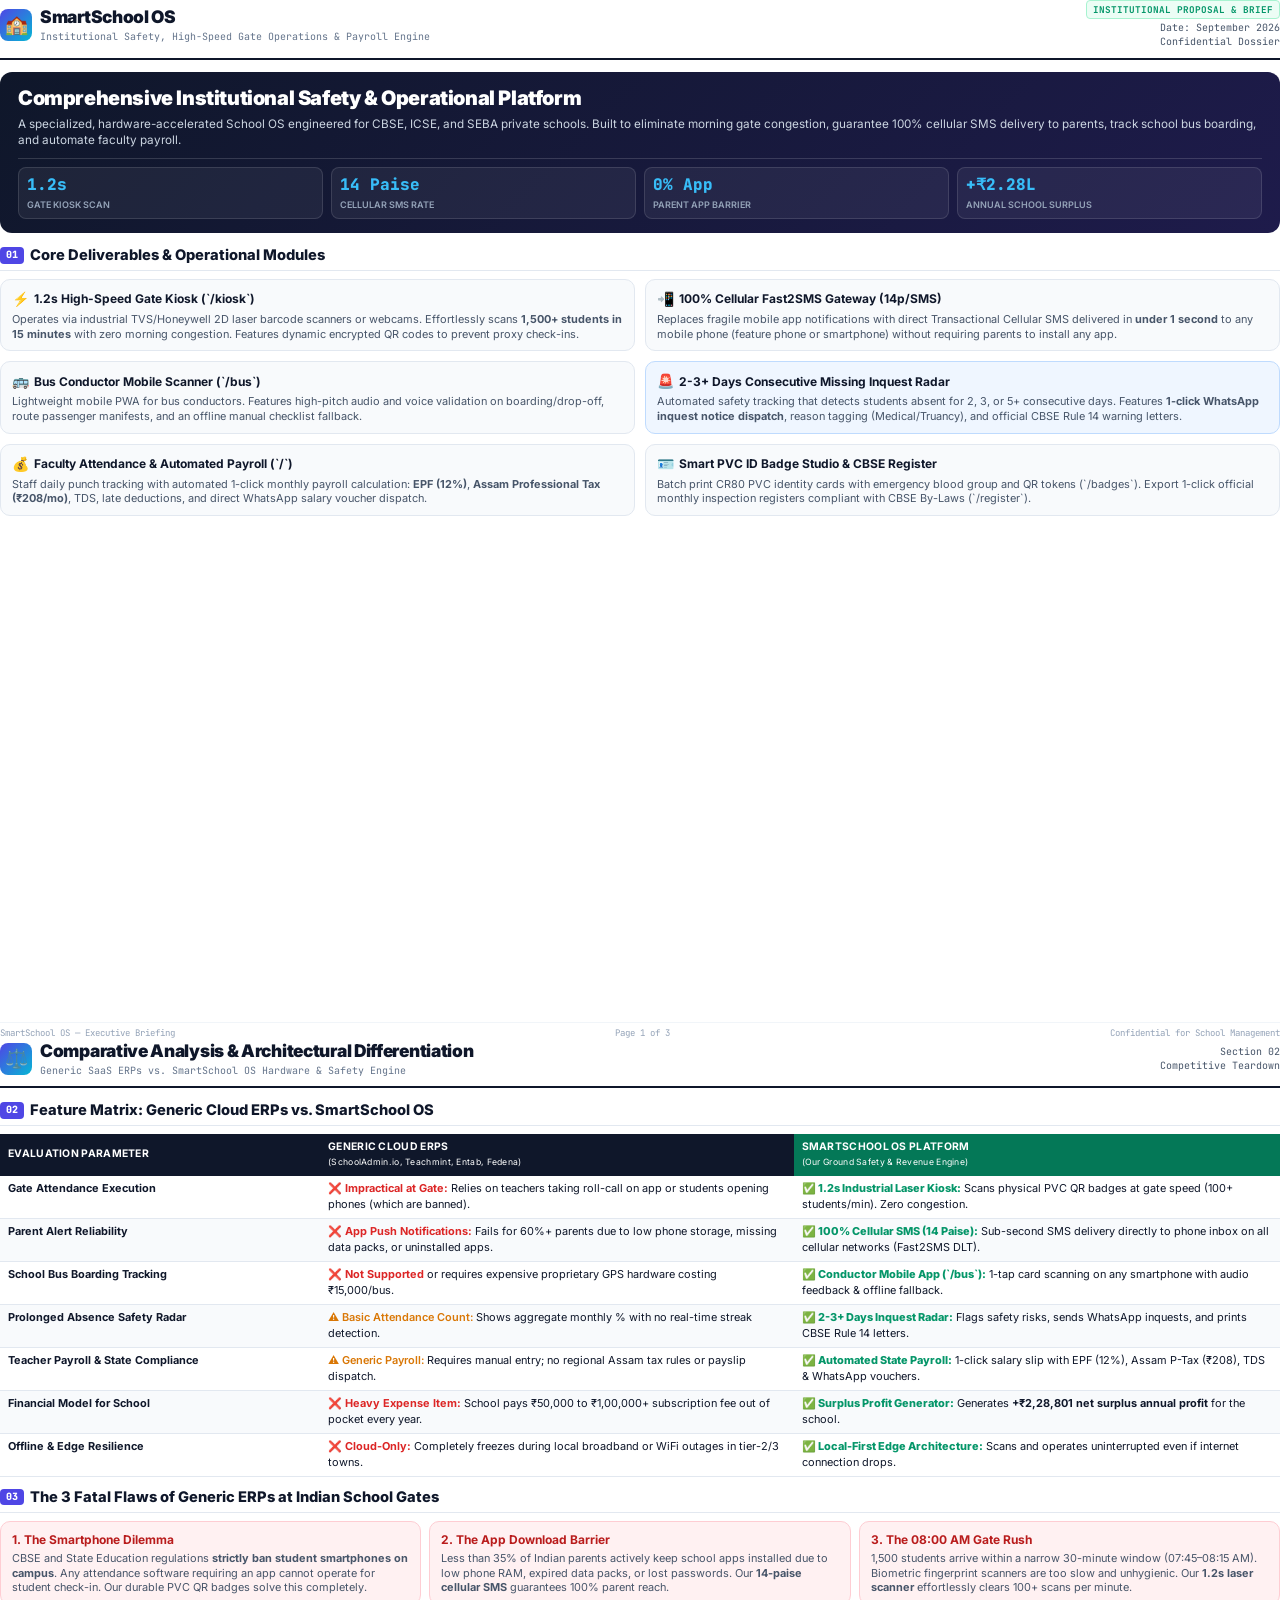
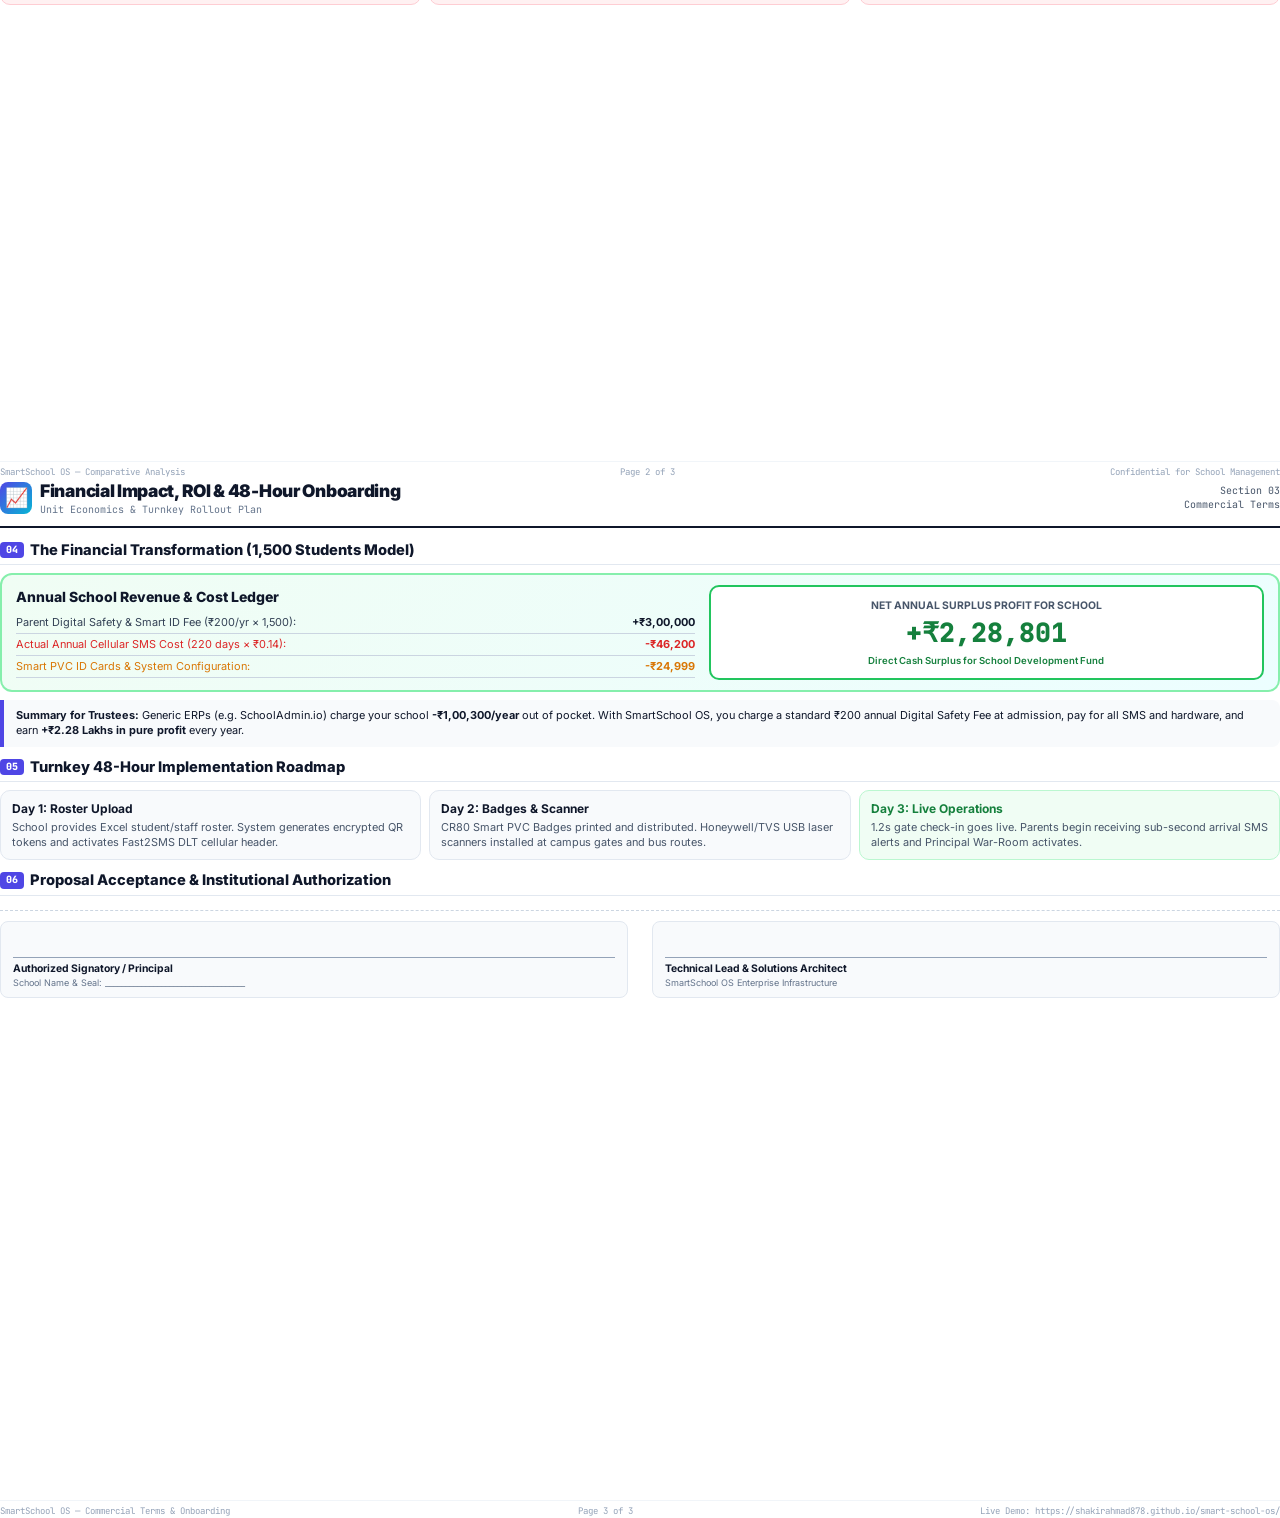
<file: SmartSchool_OS_Executive_Proposal_and_Comparison.html>
<!DOCTYPE html>
<html lang="en">
<head>
  <meta charset="UTF-8">
  <title>SmartSchool OS — Executive Proposal & Comparison Dossier</title>
  <style>
    @import url('https://fonts.googleapis.com/css2?family=Inter:wght@300;400;500;600;700;800;900&family=JetBrains+Mono:wght@400;700&display=swap');

    @page {
      size: A4 portrait;
      margin: 10mm 12mm 12mm 12mm;
    }

    * {
      box-sizing: border-box;
      margin: 0;
      padding: 0;
    }

    body {
      font-family: 'Inter', sans-serif;
      color: #0f172a;
      background: #ffffff;
      font-size: 9.2pt;
      line-height: 1.42;
      -webkit-print-color-adjust: exact;
      print-color-adjust: exact;
    }

    .page {
      page-break-after: always;
      position: relative;
      min-height: 275mm;
      padding-bottom: 8mm;
    }

    .page:last-child {
      page-break-after: avoid;
    }

    /* Header Bar */
    .header-bar {
      display: flex;
      justify-content: space-between;
      align-items: center;
      border-bottom: 2px solid #0f172a;
      padding-bottom: 8px;
      margin-bottom: 12px;
    }

    .logo-badge {
      display: flex;
      align-items: center;
      gap: 8px;
    }

    .logo-icon {
      width: 32px;
      height: 32px;
      background: linear-gradient(135deg, #4f46e5, #06b6d4);
      color: white;
      border-radius: 8px;
      display: flex;
      align-items: center;
      justify-content: center;
      font-weight: 900;
      font-size: 14pt;
    }

    .logo-text h1 {
      font-size: 13pt;
      font-weight: 900;
      color: #0f172a;
      letter-spacing: -0.3px;
    }

    .logo-text p {
      font-size: 7.5pt;
      color: #64748b;
      font-family: 'JetBrains Mono', monospace;
    }

    .doc-meta {
      text-align: right;
      font-size: 7.5pt;
      color: #475569;
      font-family: 'JetBrains Mono', monospace;
    }

    .doc-badge {
      display: inline-block;
      background: #ecfdf5;
      color: #059669;
      border: 1px solid #a7f3d0;
      padding: 2px 6px;
      border-radius: 4px;
      font-weight: 700;
      font-size: 7pt;
      text-transform: uppercase;
      margin-bottom: 2px;
    }

    /* Section Headings */
    h2.section-title {
      font-size: 11pt;
      font-weight: 800;
      color: #0f172a;
      display: flex;
      align-items: center;
      gap: 6px;
      margin-top: 10px;
      margin-bottom: 8px;
      padding-bottom: 4px;
      border-bottom: 1.5px solid #e2e8f0;
    }

    h2.section-title .pill {
      font-size: 7.5pt;
      background: #4f46e5;
      color: white;
      padding: 1px 6px;
      border-radius: 4px;
      font-family: 'JetBrains Mono', monospace;
    }

    /* Hero Banner */
    .hero-banner {
      background: linear-gradient(135deg, #0f172a 0%, #1e1b4b 100%);
      color: white;
      padding: 14px 18px;
      border-radius: 12px;
      margin-bottom: 12px;
    }

    .hero-banner h2 {
      font-size: 15pt;
      font-weight: 900;
      letter-spacing: -0.4px;
      color: #ffffff;
      line-height: 1.25;
    }

    .hero-banner p {
      font-size: 8.8pt;
      color: #cbd5e1;
      margin-top: 5px;
      line-height: 1.4;
    }

    .hero-stats {
      display: grid;
      grid-template-columns: repeat(4, 1fr);
      gap: 8px;
      margin-top: 10px;
      padding-top: 8px;
      border-top: 1px solid rgba(255,255,255,0.15);
    }

    .stat-box {
      background: rgba(255,255,255,0.06);
      border: 1px solid rgba(255,255,255,0.12);
      padding: 6px 8px;
      border-radius: 8px;
    }

    .stat-val {
      font-size: 12pt;
      font-weight: 900;
      font-family: 'JetBrains Mono', monospace;
      color: #38bdf8;
    }

    .stat-lbl {
      font-size: 6.8pt;
      color: #94a3b8;
      text-transform: uppercase;
      font-weight: 600;
      margin-top: 2px;
    }

    /* Grid Layouts */
    .grid-2 {
      display: grid;
      grid-template-columns: 1fr 1fr;
      gap: 10px;
      margin-bottom: 10px;
    }

    .grid-3 {
      display: grid;
      grid-template-columns: 1fr 1fr 1fr;
      gap: 8px;
      margin-bottom: 8px;
    }

    /* Feature Cards */
    .card {
      background: #f8fafc;
      border: 1px solid #e2e8f0;
      border-radius: 10px;
      padding: 9px 11px;
    }

    .card.highlight {
      background: #eff6ff;
      border-color: #bfdbfe;
    }

    .card.danger {
      background: #fff1f2;
      border-color: #fecdd3;
    }

    .card.success {
      background: #f0fdf4;
      border-color: #bbf7d0;
    }

    .card-title {
      font-size: 9pt;
      font-weight: 700;
      color: #0f172a;
      display: flex;
      align-items: center;
      gap: 5px;
      margin-bottom: 3px;
    }

    .card-title .icon {
      font-size: 10.5pt;
    }

    .card-desc {
      font-size: 8.2pt;
      color: #475569;
      line-height: 1.35;
    }

    /* Tables */
    table.data-table {
      width: 100%;
      border-collapse: collapse;
      font-size: 8.2pt;
      margin: 6px 0 10px 0;
    }

    table.data-table th {
      background: #0f172a;
      color: white;
      text-align: left;
      padding: 6px 8px;
      font-weight: 700;
      font-size: 7.8pt;
      text-transform: uppercase;
      letter-spacing: 0.3px;
    }

    table.data-table td {
      padding: 5.5px 8px;
      border-bottom: 1px solid #e2e8f0;
      vertical-align: top;
    }

    table.data-table tr:nth-child(even) td {
      background: #f8fafc;
    }

    .check-yes {
      color: #059669;
      font-weight: 800;
    }

    .check-no {
      color: #dc2626;
      font-weight: 700;
    }

    .check-partial {
      color: #d97706;
      font-weight: 600;
    }

    /* Comparison Callout */
    .callout-box {
      border-left: 4px solid #4f46e5;
      background: #f8fafc;
      padding: 8px 12px;
      border-radius: 0 8px 8px 0;
      margin: 8px 0;
      font-size: 8.2pt;
    }

    /* Financial ROI Table */
    .roi-container {
      background: linear-gradient(135deg, #f0fdf4 0%, #ecfeff 100%);
      border: 2px solid #86efac;
      border-radius: 12px;
      padding: 10px 14px;
      margin-top: 6px;
    }

    .roi-grid {
      display: grid;
      grid-template-columns: 1.1fr 0.9fr;
      gap: 14px;
      align-items: center;
    }

    .roi-big-stat {
      text-align: center;
      background: #ffffff;
      border: 2px solid #22c55e;
      border-radius: 10px;
      padding: 10px;
    }

    .roi-big-val {
      font-size: 20pt;
      font-weight: 900;
      color: #15803d;
      font-family: 'JetBrains Mono', monospace;
    }

    .roi-big-lbl {
      font-size: 7.8pt;
      font-weight: 700;
      text-transform: uppercase;
      color: #475569;
      margin-top: 2px;
    }

    /* Sign-off footer */
    .signature-grid {
      display: grid;
      grid-template-columns: 1fr 1fr;
      gap: 24px;
      margin-top: 14px;
      padding-top: 10px;
      border-top: 1px dashed #cbd5e1;
    }

    .sig-block {
      border: 1px solid #e2e8f0;
      border-radius: 8px;
      padding: 8px 12px;
      background: #f8fafc;
    }

    .sig-line {
      border-bottom: 1px solid #94a3b8;
      height: 28px;
      margin-bottom: 4px;
    }

    .sig-title {
      font-size: 7.8pt;
      font-weight: 700;
      color: #0f172a;
    }

    .sig-sub {
      font-size: 6.8pt;
      color: #64748b;
    }

    /* Footer Note */
    .page-footer {
      position: absolute;
      bottom: 0;
      left: 0;
      right: 0;
      display: flex;
      justify-content: space-between;
      font-size: 6.8pt;
      color: #94a3b8;
      border-top: 1px solid #f1f5f9;
      padding-top: 4px;
      font-family: 'JetBrains Mono', monospace;
    }
  </style>
</head>
<body>

  <!-- ============================================================ -->
  <!-- PAGE 1: EXECUTIVE COVER & SYSTEM ARCHITECTURE -->
  <!-- ============================================================ -->
  <div class="page">
    <div class="header-bar">
      <div class="logo-badge">
        <div class="logo-icon">🏫</div>
        <div class="logo-text">
          <h1>SmartSchool OS</h1>
          <p>Institutional Safety, High-Speed Gate Operations & Payroll Engine</p>
        </div>
      </div>
      <div class="doc-meta">
        <span class="doc-badge">Institutional Proposal & Brief</span><br>
        Date: September 2026<br>
        Confidential Dossier
      </div>
    </div>

    <div class="hero-banner">
      <h2>Comprehensive Institutional Safety & Operational Platform</h2>
      <p>A specialized, hardware-accelerated School OS engineered for CBSE, ICSE, and SEBA private schools. Built to eliminate morning gate congestion, guarantee 100% cellular SMS delivery to parents, track school bus boarding, and automate faculty payroll.</p>
      
      <div class="hero-stats">
        <div class="stat-box">
          <div class="stat-val">1.2s</div>
          <div class="stat-lbl">Gate Kiosk Scan</div>
        </div>
        <div class="stat-box">
          <div class="stat-val">14 Paise</div>
          <div class="stat-lbl">Cellular SMS Rate</div>
        </div>
        <div class="stat-box">
          <div class="stat-val">0% App</div>
          <div class="stat-lbl">Parent App Barrier</div>
        </div>
        <div class="stat-box">
          <div class="stat-val">+₹2.28L</div>
          <div class="stat-lbl">Annual School Surplus</div>
        </div>
      </div>
    </div>

    <h2 class="section-title"><span class="pill">01</span> Core Deliverables & Operational Modules</h2>

    <div class="grid-2">
      <div class="card">
        <div class="card-title"><span class="icon">⚡</span> 1.2s High-Speed Gate Kiosk (`/kiosk`)</div>
        <div class="card-desc">
          Operates via industrial TVS/Honeywell 2D laser barcode scanners or webcams. Effortlessly scans <strong>1,500+ students in 15 minutes</strong> with zero morning congestion. Features dynamic encrypted QR codes to prevent proxy check-ins.
        </div>
      </div>

      <div class="card">
        <div class="card-title"><span class="icon">📲</span> 100% Cellular Fast2SMS Gateway (14p/SMS)</div>
        <div class="card-desc">
          Replaces fragile mobile app notifications with direct Transactional Cellular SMS delivered in <strong>under 1 second</strong> to any mobile phone (feature phone or smartphone) without requiring parents to install any app.
        </div>
      </div>

      <div class="card">
        <div class="card-title"><span class="icon">🚌</span> Bus Conductor Mobile Scanner (`/bus`)</div>
        <div class="card-desc">
          Lightweight mobile PWA for bus conductors. Features high-pitch audio and voice validation on boarding/drop-off, route passenger manifests, and an offline manual checklist fallback.
        </div>
      </div>

      <div class="card highlight">
        <div class="card-title"><span class="icon">🚨</span> 2-3+ Days Consecutive Missing Inquest Radar</div>
        <div class="card-desc">
          Automated safety tracking that detects students absent for 2, 3, or 5+ consecutive days. Features <strong>1-click WhatsApp inquest notice dispatch</strong>, reason tagging (Medical/Truancy), and official CBSE Rule 14 warning letters.
        </div>
      </div>

      <div class="card">
        <div class="card-title"><span class="icon">💰</span> Faculty Attendance & Automated Payroll (`/`)</div>
        <div class="card-desc">
          Staff daily punch tracking with automated 1-click monthly payroll calculation: <strong>EPF (12%)</strong>, <strong>Assam Professional Tax (₹208/mo)</strong>, TDS, late deductions, and direct WhatsApp salary voucher dispatch.
        </div>
      </div>

      <div class="card">
        <div class="card-title"><span class="icon">🪪</span> Smart PVC ID Badge Studio & CBSE Register</div>
        <div class="card-desc">
          Batch print CR80 PVC identity cards with emergency blood group and QR tokens (`/badges`). Export 1-click official monthly inspection registers compliant with CBSE By-Laws (`/register`).
        </div>
      </div>
    </div>

    <div class="page-footer">
      <span>SmartSchool OS — Executive Briefing</span>
      <span>Page 1 of 3</span>
      <span>Confidential for School Management</span>
    </div>
  </div>

  <!-- ============================================================ -->
  <!-- PAGE 2: IN-DEPTH ERP COMPARISON MATRIX -->
  <!-- ============================================================ -->
  <div class="page">
    <div class="header-bar">
      <div class="logo-badge">
        <div class="logo-icon">⚖️</div>
        <div class="logo-text">
          <h1>Comparative Analysis & Architectural Differentiation</h1>
          <p>Generic SaaS ERPs vs. SmartSchool OS Hardware & Safety Engine</p>
        </div>
      </div>
      <div class="doc-meta">
        Section 02<br>
        Competitive Teardown
      </div>
    </div>

    <h2 class="section-title"><span class="pill">02</span> Feature Matrix: Generic Cloud ERPs vs. SmartSchool OS</h2>

    <table class="data-table">
      <thead>
        <tr>
          <th style="width: 25%;">Evaluation Parameter</th>
          <th style="width: 37%;">Generic Cloud ERPs<br><span style="font-size:6.5pt; font-weight:normal; text-transform:none;">(SchoolAdmin.io, Teachmint, Entab, Fedena)</span></th>
          <th style="width: 38%; background:#047857;">SmartSchool OS Platform<br><span style="font-size:6.5pt; font-weight:normal; text-transform:none;">(Our Ground Safety & Revenue Engine)</span></th>
        </tr>
      </thead>
      <tbody>
        <tr>
          <td><strong>Gate Attendance Execution</strong></td>
          <td><span class="check-no">❌ Impractical at Gate:</span> Relies on teachers taking roll-call on app or students opening phones (which are banned).</td>
          <td><span class="check-yes">✅ 1.2s Industrial Laser Kiosk:</span> Scans physical PVC QR badges at gate speed (100+ students/min). Zero congestion.</td>
        </tr>
        <tr>
          <td><strong>Parent Alert Reliability</strong></td>
          <td><span class="check-no">❌ App Push Notifications:</span> Fails for 60%+ parents due to low phone storage, missing data packs, or uninstalled apps.</td>
          <td><span class="check-yes">✅ 100% Cellular SMS (14 Paise):</span> Sub-second SMS delivery directly to phone inbox on all cellular networks (Fast2SMS DLT).</td>
        </tr>
        <tr>
          <td><strong>School Bus Boarding Tracking</strong></td>
          <td><span class="check-no">❌ Not Supported</span> or requires expensive proprietary GPS hardware costing ₹15,000/bus.</td>
          <td><span class="check-yes">✅ Conductor Mobile App (`/bus`):</span> 1-tap card scanning on any smartphone with audio feedback & offline fallback.</td>
        </tr>
        <tr>
          <td><strong>Prolonged Absence Safety Radar</strong></td>
          <td><span class="check-partial">⚠️ Basic Attendance Count:</span> Shows aggregate monthly % with no real-time streak detection.</td>
          <td><span class="check-yes">✅ 2-3+ Days Inquest Radar:</span> Flags safety risks, sends WhatsApp inquests, and prints CBSE Rule 14 letters.</td>
        </tr>
        <tr>
          <td><strong>Teacher Payroll & State Compliance</strong></td>
          <td><span class="check-partial">⚠️ Generic Payroll:</span> Requires manual entry; no regional Assam tax rules or payslip dispatch.</td>
          <td><span class="check-yes">✅ Automated State Payroll:</span> 1-click salary slip with EPF (12%), Assam P-Tax (₹208), TDS & WhatsApp vouchers.</td>
        </tr>
        <tr>
          <td><strong>Financial Model for School</strong></td>
          <td><span class="check-no">❌ Heavy Expense Item:</span> School pays ₹50,000 to ₹1,00,000+ subscription fee out of pocket every year.</td>
          <td><span class="check-yes">✅ Surplus Profit Generator:</span> Generates <strong>+₹2,28,801 net surplus annual profit</strong> for the school.</td>
        </tr>
        <tr>
          <td><strong>Offline & Edge Resilience</strong></td>
          <td><span class="check-no">❌ Cloud-Only:</span> Completely freezes during local broadband or WiFi outages in tier-2/3 towns.</td>
          <td><span class="check-yes">✅ Local-First Edge Architecture:</span> Scans and operates uninterrupted even if internet connection drops.</td>
        </tr>
      </tbody>
    </table>

    <h2 class="section-title"><span class="pill">03</span> The 3 Fatal Flaws of Generic ERPs at Indian School Gates</h2>

    <div class="grid-3">
      <div class="card danger">
        <div class="card-title" style="color:#b91c1c;">1. The Smartphone Dilemma</div>
        <div class="card-desc">
          CBSE and State Education regulations <strong>strictly ban student smartphones on campus</strong>. Any attendance software requiring an app cannot operate for student check-in. Our durable PVC QR badges solve this completely.
        </div>
      </div>

      <div class="card danger">
        <div class="card-title" style="color:#b91c1c;">2. The App Download Barrier</div>
        <div class="card-desc">
          Less than 35% of Indian parents actively keep school apps installed due to low phone RAM, expired data packs, or lost passwords. Our <strong>14-paise cellular SMS</strong> guarantees 100% parent reach.
        </div>
      </div>

      <div class="card danger">
        <div class="card-title" style="color:#b91c1c;">3. The 08:00 AM Gate Rush</div>
        <div class="card-desc">
          1,500 students arrive within a narrow 30-minute window (07:45–08:15 AM). Biometric fingerprint scanners are too slow and unhygienic. Our <strong>1.2s laser scanner</strong> effortlessly clears 100+ scans per minute.
        </div>
      </div>
    </div>

    <div class="page-footer">
      <span>SmartSchool OS — Comparative Analysis</span>
      <span>Page 2 of 3</span>
      <span>Confidential for School Management</span>
    </div>
  </div>

  <!-- ============================================================ -->
  <!-- PAGE 3: FINANCIAL MODEL & IMPLEMENTATION ROADMAP -->
  <!-- ============================================================ -->
  <div class="page">
    <div class="header-bar">
      <div class="logo-badge">
        <div class="logo-icon">📈</div>
        <div class="logo-text">
          <h1>Financial Impact, ROI & 48-Hour Onboarding</h1>
          <p>Unit Economics & Turnkey Rollout Plan</p>
        </div>
      </div>
      <div class="doc-meta">
        Section 03<br>
        Commercial Terms
      </div>
    </div>

    <h2 class="section-title"><span class="pill">04</span> The Financial Transformation (1,500 Students Model)</h2>

    <div class="roi-container">
      <div class="roi-grid">
        <div>
          <h3 style="font-size:10.5pt; font-weight:800; color:#0f172a; margin-bottom:5px;">Annual School Revenue & Cost Ledger</h3>
          <div style="font-size:8.2pt; color:#334155; line-height:1.55;">
            <div style="display:flex; justify-content:space-between; border-bottom:1px solid #cbd5e1; padding:2px 0;">
              <span>Parent Digital Safety & Smart ID Fee (₹200/yr × 1,500):</span>
              <strong style="color:#0f172a;">+₹3,00,000</strong>
            </div>
            <div style="display:flex; justify-content:space-between; border-bottom:1px solid #cbd5e1; padding:2px 0; color:#dc2626;">
              <span>Actual Annual Cellular SMS Cost (220 days × ₹0.14):</span>
              <strong>-₹46,200</strong>
            </div>
            <div style="display:flex; justify-content:space-between; border-bottom:1px solid #cbd5e1; padding:2px 0; color:#d97706;">
              <span>Smart PVC ID Cards & System Configuration:</span>
              <strong>-₹24,999</strong>
            </div>
          </div>
        </div>

        <div class="roi-big-stat">
          <div class="roi-big-lbl">Net Annual Surplus Profit for School</div>
          <div class="roi-big-val">+₹2,28,801</div>
          <div style="font-size:7.2pt; color:#15803d; font-weight:600; margin-top:2px;">Direct Cash Surplus for School Development Fund</div>
        </div>
      </div>
    </div>

    <div class="callout-box" style="margin-top:8px;">
      <strong>Summary for Trustees:</strong> Generic ERPs (e.g. SchoolAdmin.io) charge your school <strong>-₹1,00,300/year</strong> out of pocket. With SmartSchool OS, you charge a standard ₹200 annual Digital Safety Fee at admission, pay for all SMS and hardware, and earn <strong>+₹2.28 Lakhs in pure profit</strong> every year.
    </div>

    <h2 class="section-title"><span class="pill">05</span> Turnkey 48-Hour Implementation Roadmap</h2>

    <div class="grid-3">
      <div class="card">
        <div class="card-title">Day 1: Roster Upload</div>
        <div class="card-desc">
          School provides Excel student/staff roster. System generates encrypted QR tokens and activates Fast2SMS DLT cellular header.
        </div>
      </div>

      <div class="card">
        <div class="card-title">Day 2: Badges & Scanner</div>
        <div class="card-desc">
          CR80 Smart PVC Badges printed and distributed. Honeywell/TVS USB laser scanners installed at campus gates and bus routes.
        </div>
      </div>

      <div class="card success">
        <div class="card-title" style="color:#15803d;">Day 3: Live Operations</div>
        <div class="card-desc">
          1.2s gate check-in goes live. Parents begin receiving sub-second arrival SMS alerts and Principal War-Room activates.
        </div>
      </div>
    </div>

    <h2 class="section-title"><span class="pill">06</span> Proposal Acceptance & Institutional Authorization</h2>

    <div class="signature-grid">
      <div class="sig-block">
        <div class="sig-line"></div>
        <div class="sig-title">Authorized Signatory / Principal</div>
        <div class="sig-sub">School Name & Seal: ___________________________________</div>
      </div>

      <div class="sig-block">
        <div class="sig-line"></div>
        <div class="sig-title">Technical Lead & Solutions Architect</div>
        <div class="sig-sub">SmartSchool OS Enterprise Infrastructure</div>
      </div>
    </div>

    <div class="page-footer">
      <span>SmartSchool OS — Commercial Terms & Onboarding</span>
      <span>Page 3 of 3</span>
      <span>Live Demo: https://shakirahmad878.github.io/smart-school-os/</span>
    </div>
  </div>

</body>
</html>
</file>
